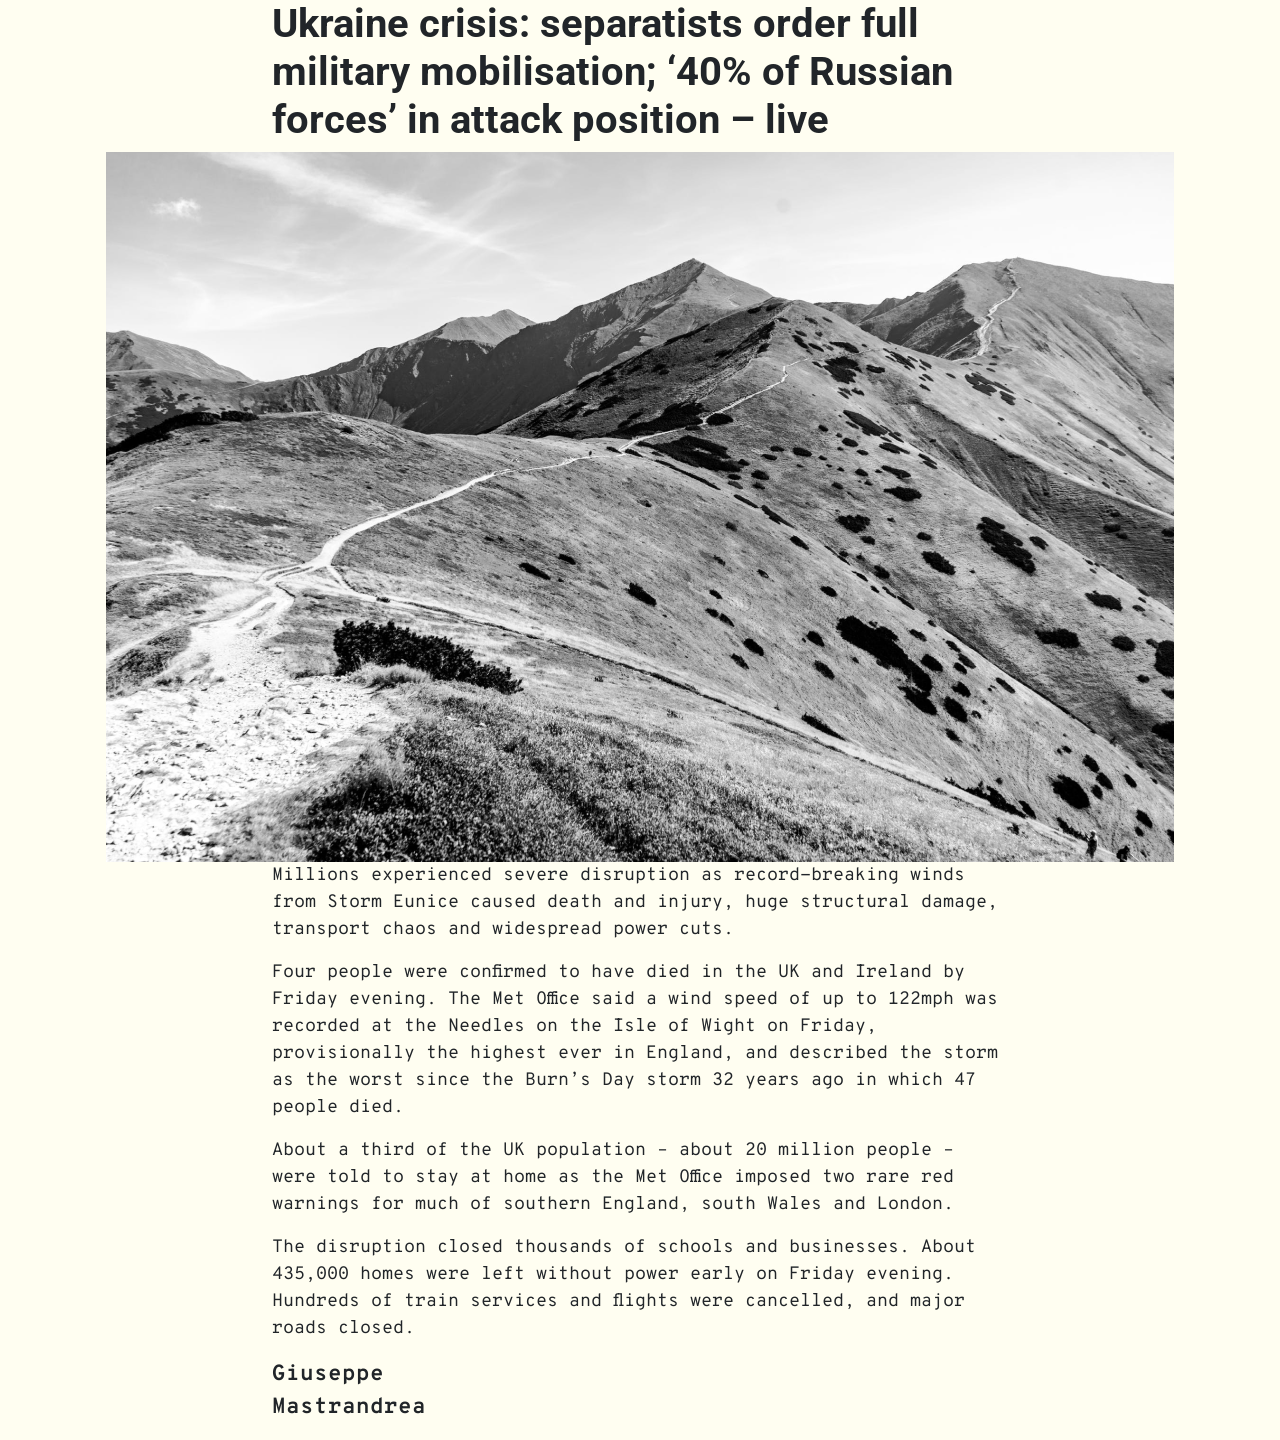
<file: index.html>
<!DOCTYPE html>
<html lang="en">
<head>
    <meta charset="UTF-8">
    <meta name="viewport" content="width=device-width, initial-scale=1.0">
    <title>Document</title>
    <link href="https://cdn.jsdelivr.net/npm/bootstrap@5.3.3/dist/css/bootstrap.min.css" rel="stylesheet" integrity="sha384-QWTKZyjpPEjISv5WaRU9OFeRpok6YctnYmDr5pNlyT2bRjXh0JMhjY6hW+ALEwIH" crossorigin="anonymous">
    <link rel="stylesheet" href="Static/CSS/index.css">
</head>
<body>
    <div class="container">
        <div class="row">
            <div class="col-8 offset-2">
                <h1 class="articleTitle">
                    Ukraine crisis: separatists order full military mobilisation; ‘40% of Russian forces’ in attack position – live
                </h1>
            </div>
        </div>

        <div class="row">
            <div class="col-12">
                <div class="articleImage">
                    <img src="Static/Images/image 1.png" alt="immagine di montagne in bianco e nero">
                </div>
            </div>
        </div>

        <div class="row">
            <div class="col-8  offset-2">
                <p class="articleText">
                    Millions experienced severe disruption as record-breaking winds from Storm Eunice caused death and injury, huge structural damage, transport chaos and widespread power cuts.
                </p>

                <p class="articleText">
                    Four people were confirmed to have died in the UK and Ireland by Friday evening. The Met Office said a wind speed of up to 122mph was recorded at the Needles on the Isle of Wight on Friday, provisionally the highest ever in England, and described the storm as the worst since the Burn’s Day storm 32 years ago in which 47 people died.
                </p>

                <p class="articleText">
                    About a third of the UK population – about 20 million people – were told to stay at home as the Met Office imposed two rare red warnings for much of southern England, south Wales and London.
                </p>

                <p class="articleText">
                    The disruption closed thousands of schools and businesses. About 435,000 homes were left without power early on Friday evening. Hundreds of train services and flights were cancelled, and major roads closed.
                </p>

            </div>
        </div>
        
        <div class="row">
            <div class="col-2 offset-2">
                <p class="articleSignature">
                    Giuseppe <br> Mastrandrea
                </p>
            </div>
        </div>

    </div>
    
</body>
</html>
</file>
<file: Static/CSS/index.css>
@import url("articleTitle.css");
@import url("articleImage.css");
@import url("articleText.css");
@import url("articleSignature.css");

body {
    background-color: rgb(255, 254, 241);
}
</file>
